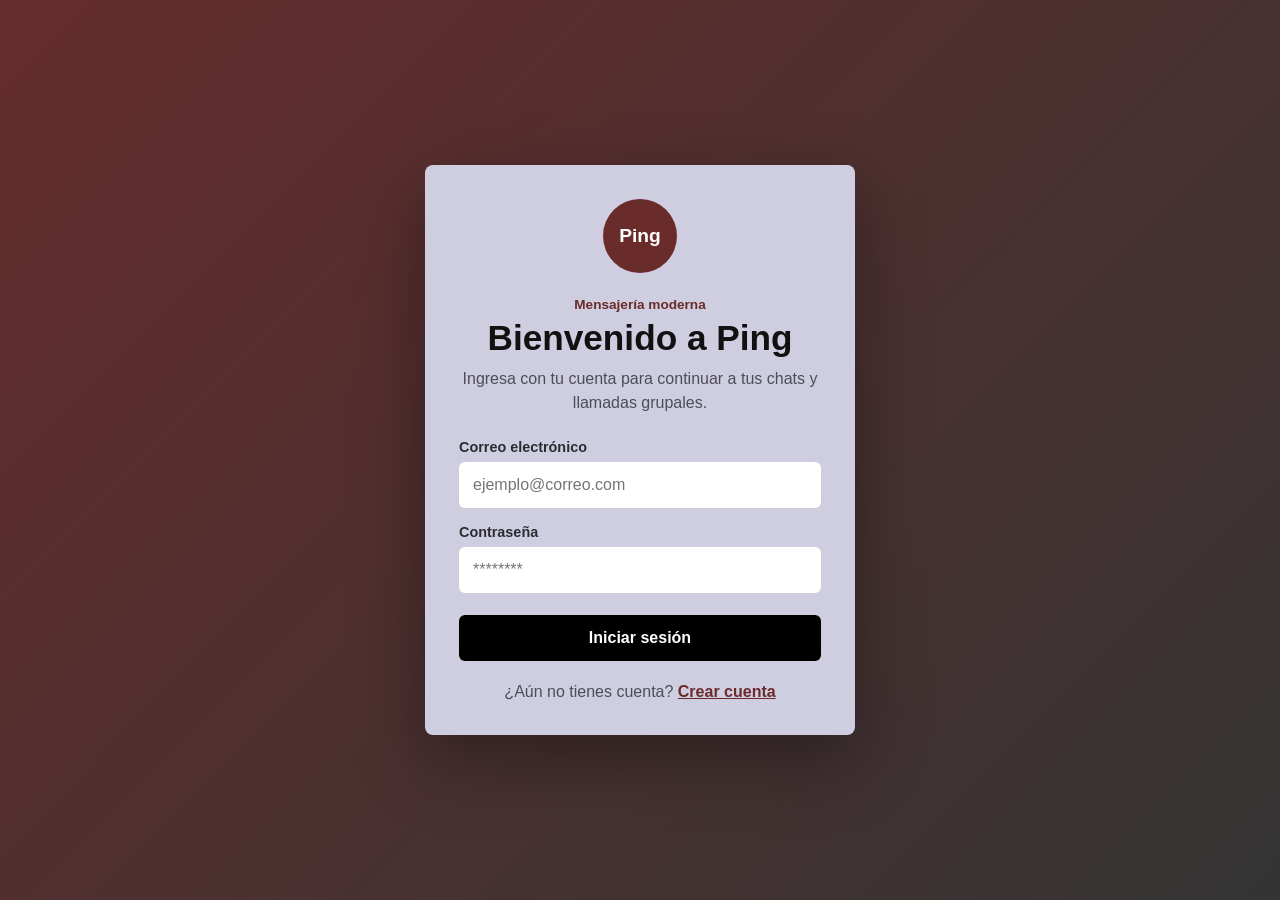
<file: index.html>
<!DOCTYPE html>
<html lang="es">
<head>
    <meta charset="UTF-8">
    <meta name="viewport" content="width=device-width, initial-scale=1.0">
    <title>Ping | Iniciar sesión</title>
    <link rel="stylesheet" href="styles.css">
</head>
<body class="access-page">
    <main class="access-wrapper">
        <section class="access-card">
            <div class="app-mark" aria-hidden="true">
                <span>Ping</span>
            </div>

            <div class="access-heading">
                <p class="tag">Mensajería moderna</p>
                <h1>Bienvenido a Ping</h1>
                <p>Ingresa con tu cuenta para continuar a tus chats y llamadas grupales.</p>
            </div>

            <form class="access-form" action="home.html">
                <div class="field-group">
                    <label for="correo">Correo electrónico</label>
                    <input id="correo" type="email" placeholder="ejemplo@correo.com" required>
                </div>

                <div class="field-group">
                    <label for="clave">Contraseña</label>
                    <input id="clave" type="password" placeholder="********" required>
                </div>

                <button type="submit">Iniciar sesión</button>
            </form>

            <p class="register-note">
                ¿Aún no tienes cuenta?
                <a href="#">Crear cuenta</a>
            </p>
        </section>
    </main>
</body>
</html>
</file>
<file: styles.css>
* {
    box-sizing: border-box;
}

body {
    margin: 0;
    font-family: Arial, Helvetica, sans-serif;
    color: #f5f2f2;
    background: #343434;
}

a {
    color: inherit;
    text-decoration: none;
}

img {
    display: block;
    max-width: 100%;
}

button,
input {
    font: inherit;
}

.access-page {
    min-height: 100vh;
    display: grid;
    place-items: center;
    padding: 24px;
    background:
        linear-gradient(135deg, rgba(106, 43, 43, 0.92), rgba(52, 52, 52, 0.96)),
        #343434;
}

.access-wrapper {
    width: min(430px, 100%);
    margin: 0;
}

.access-card {
    padding: 34px;
    border-radius: 8px;
    background: #cfcee1;
    color: #111111;
    box-shadow: 0 24px 70px rgba(0, 0, 0, 0.35);
}

.app-mark {
    display: grid;
    place-items: center;
    width: 74px;
    height: 74px;
    margin: 0 auto 22px;
    border-radius: 50%;
    color: #ffffff;
    background: #6a2b2b;
    font-size: 1.2rem;
    font-weight: 800;
}

.access-heading {
    text-align: center;
}

.access-heading .tag {
    color: #6a2b2b;
    margin-bottom: 8px;
}

.access-heading h1 {
    max-width: none;
    margin-bottom: 10px;
    color: #111111;
    font-size: 2.2rem;
    line-height: 1.05;
}

.access-heading p:last-child {
    color: #4d4d57;
    line-height: 1.5;
}

.access-form {
    display: flex;
    flex-direction: column;
    gap: 16px;
    margin-top: 24px;
}

.field-group {
    display: flex;
    flex-direction: column;
    gap: 7px;
}

.field-group label {
    color: #2b2b32;
    font-size: 0.9rem;
    font-weight: 700;
}

.field-group input {
    width: 100%;
    min-height: 46px;
    border: 0;
    border-radius: 6px;
    padding: 0 14px;
    color: #151515;
    background: #ffffff;
}

.access-form button {
    min-height: 46px;
    margin-top: 6px;
    border: 0;
    border-radius: 6px;
    cursor: pointer;
    color: #ffffff;
    background: #000000;
    font-weight: 800;
}

.register-note {
    margin: 22px 0 0;
    color: #4d4d57;
    text-align: center;
}

.register-note a {
    color: #6a2b2b;
    font-weight: 800;
    text-decoration: underline;
}

.top-menu {
    position: sticky;
    top: 0;
    z-index: 10;
    display: flex;
    align-items: center;
    justify-content: space-between;
    gap: 24px;
    padding: 18px 44px;
    background: #292929;
    border-bottom: 1px solid rgba(255, 255, 255, 0.08);
}

.brand {
    font-size: 1.35rem;
    font-weight: 800;
}

.top-menu nav {
    display: flex;
    flex-wrap: wrap;
    gap: 18px;
    color: #cfcfcf;
}

.top-menu a:hover,
.salir {
    color: #ffffff;
}

main {
    width: min(1180px, calc(100% - 32px));
    margin: 0 auto;
}

.hero {
    min-height: calc(100vh - 76px);
    display: flex;
    align-items: center;
    gap: 36px;
    padding: 40px 0;
}

.hero-copy,
.phone-preview {
    flex: 1 1 0;
}

.tag {
    display: inline-block;
    color: #ffd6d6;
    font-size: 0.85rem;
    font-weight: 700;
    letter-spacing: 0;
    margin-bottom: 12px;
}

h1,
h2,
h3,
p {
    margin-top: 0;
}

h1 {
    max-width: 650px;
    margin-bottom: 16px;
    font-size: clamp(2.15rem, 5vw, 4.3rem);
    line-height: 1;
    letter-spacing: 0;
}

.hero-copy > p {
    max-width: 560px;
    color: #d7d7d7;
    font-size: 1.05rem;
    line-height: 1.6;
}

.home-actions {
    display: flex;
    flex-wrap: wrap;
    gap: 12px;
    margin-top: 26px;
}

.btn {
    display: inline-flex;
    align-items: center;
    justify-content: center;
    min-height: 42px;
    padding: 0 18px;
    border-radius: 6px;
    font-weight: 800;
}

.btn.primary {
    color: #ffffff;
    background: #6a2b2b;
}

.btn.secondary {
    color: #111111;
    background: #cfcee1;
}

.login-form {
    width: min(420px, 100%);
    display: flex;
    flex-direction: column;
    gap: 10px;
    margin-top: 24px;
    padding: 22px;
    background: #6a2b2b;
    border-radius: 8px;
}

.login-form h2 {
    margin-bottom: 6px;
    font-size: 1.15rem;
}

.login-form label,
.search-form label,
.message-form label {
    color: #e6dcdc;
    font-size: 0.82rem;
}

.login-form input,
.search-form input,
.message-form input,
.input-box input {
    width: 100%;
    border: 0;
    border-radius: 6px;
    padding: 12px 14px;
    color: #151515;
    background: #f4f2f7;
}

.login-form button,
.message-form button,
.group-button,
.hang-button,
.header-actions button,
.conversation-header button {
    border: 0;
    cursor: pointer;
    border-radius: 6px;
    color: #ffffff;
    background: #000000;
}

.login-form button {
    min-height: 42px;
    margin-top: 8px;
    font-weight: 700;
}

.phone-preview {
    overflow: hidden;
    min-height: 540px;
    display: flex;
    flex-direction: column;
    background: #3a3a3a;
    border: 1px solid rgba(255, 255, 255, 0.1);
    border-radius: 8px;
    box-shadow: 0 28px 80px rgba(0, 0, 0, 0.28);
}

.preview-header,
.conversation-header {
    display: flex;
    align-items: center;
    gap: 12px;
    padding: 16px 18px;
    background: #8b8b8b;
}

.preview-header img,
.conversation-header img,
.contacts img {
    width: 46px;
    height: 46px;
    border-radius: 50%;
    object-fit: cover;
}

.preview-header h2,
.preview-header p,
.conversation-header strong,
.conversation-header span {
    margin: 0;
}

.preview-header h2 {
    font-size: 0.95rem;
}

.preview-header p,
.conversation-header span {
    display: block;
    color: #eeeeee;
    font-size: 0.78rem;
}

.header-actions {
    display: flex;
    gap: 8px;
    margin-left: auto;
}

.header-actions button,
.conversation-header button {
    width: 34px;
    height: 34px;
    font-size: 1rem;
    background: transparent;
}

.preview-messages,
.chat-area {
    flex: 1;
    display: flex;
    flex-direction: column;
    gap: 14px;
    padding: 46px 22px 18px;
}

.message {
    max-width: 72%;
    width: fit-content;
    margin-bottom: 0;
    padding: 12px 15px;
    border-radius: 8px;
    font-size: 0.9rem;
    line-height: 1.35;
}

.sent {
    align-self: flex-end;
    color: #ffffff;
    background: #000000;
}

.received {
    align-self: flex-start;
    color: #181818;
    background: #e4dcf5;
}

.input-box {
    display: flex;
    align-items: center;
    gap: 8px;
    padding: 12px 16px 18px;
}

.input-box button {
    width: 34px;
    height: 34px;
    border: 0;
    border-radius: 6px;
    color: #555555;
    background: #c8c8c8;
}

.phase-section {
    padding: 64px 0;
}

.section-title {
    margin-bottom: 24px;
}

.section-title h2 {
    margin-bottom: 0;
    font-size: clamp(1.8rem, 4vw, 2.8rem);
}

.phase-list {
    display: grid;
    grid-template-columns: repeat(3, minmax(0, 1fr));
    gap: 14px;
    padding: 0;
    list-style: none;
    counter-reset: fases;
}

.phase-list li {
    min-height: 132px;
    padding: 20px;
    border-radius: 8px;
    background: #6a2b2b;
    line-height: 1.45;
    counter-increment: fases;
}

.phase-list li::before {
    content: counter(fases);
    display: grid;
    place-items: center;
    width: 32px;
    height: 32px;
    margin-bottom: 14px;
    border-radius: 50%;
    color: #6a2b2b;
    background: #ffffff;
    font-weight: 800;
}

.app-shell {
    position: relative;
    min-height: 680px;
    display: flex;
    margin-bottom: 64px;
    border-radius: 8px;
    overflow: hidden;
    border: 1px solid rgba(255, 255, 255, 0.1);
}

.group-overlay {
    position: absolute;
    inset: 0;
    z-index: 5;
    display: flex;
    align-items: center;
    justify-content: center;
    padding: 24px;
    background: rgba(0, 0, 0, 0.22);
    backdrop-filter: brightness(0.8);
}

.group-overlay[hidden] {
    display: none;
}

.group-window {
    width: min(430px, 92%);
    min-height: 430px;
    display: flex;
    flex-direction: column;
    align-items: center;
    padding: 22px 28px 24px;
    border-radius: 0;
    background: #6a2b2b;
    box-shadow: 0 22px 64px rgba(0, 0, 0, 0.32);
}

.add-users-button {
    min-width: 142px;
    min-height: 34px;
    border: 0;
    border-radius: 6px;
    cursor: pointer;
    color: #ffffff;
    background: #000000;
    font-size: 0.86rem;
    font-weight: 800;
}

.member-list {
    width: min(280px, 100%);
    display: flex;
    flex-direction: column;
    gap: 12px;
    margin-top: 28px;
}

.member-option {
    min-height: 48px;
    display: flex;
    align-items: center;
    gap: 12px;
    padding: 8px 14px;
    border-radius: 5px;
    cursor: pointer;
    color: #e9e0e0;
    background: rgba(81, 55, 55, 0.72);
}

.member-option:hover,
.member-option:has(input:checked) {
    background: rgba(55, 38, 38, 0.92);
}

.member-option input {
    position: absolute;
    width: 1px;
    height: 1px;
    overflow: hidden;
    clip: rect(0 0 0 0);
}

.member-option img {
    width: 44px;
    height: 44px;
    flex: 0 0 44px;
    border-radius: 50%;
    object-fit: cover;
}

.member-option span {
    overflow-wrap: anywhere;
    font-size: 0.92rem;
}

.chat-list,
.profile {
    background: #cfcee1;
}

.chat-list {
    width: 300px;
    flex: 0 0 300px;
    padding: 16px;
    color: #111111;
}

.chat-list h2,
.conversation > h2,
.profile h2 {
    margin-bottom: 12px;
    color: #b9b9b9;
    font-size: 1rem;
    font-weight: 400;
}

.chat-list h2 {
    color: #5e5e68;
}

.search-form {
    display: flex;
    flex-direction: column;
    gap: 6px;
}

.search-form label {
    color: #5c5c68;
}

.group-button {
    min-height: 34px;
    margin: 12px 0 14px;
    padding: 0 18px;
    background: #8d3d3d;
}

.contacts {
    display: flex;
    flex-direction: column;
    gap: 14px;
    margin: 0;
    padding: 0;
    list-style: none;
}

.contacts li {
    display: flex;
    align-items: center;
    gap: 12px;
}

.contacts strong,
.contacts span {
    display: block;
}

.contacts strong {
    margin-bottom: 4px;
}

.contacts span {
    color: #4d4d57;
    font-size: 0.82rem;
}

.conversation {
    min-width: 0;
    flex: 1 1 auto;
    display: flex;
    flex-direction: column;
    background: #353535;
}

.conversation > h2 {
    height: 28px;
    margin: 0;
    padding: 6px 16px;
    background: #343434;
}

.conversation-header {
    padding: 10px 18px;
}

.conversation-header div {
    margin-right: auto;
}

.call-panel {
    display: flex;
    align-items: center;
    justify-content: center;
    gap: 48px;
    min-height: 230px;
    position: relative;
    padding: 28px 24px 70px;
    background: #6a2b2b;
}

.participant {
    display: flex;
    flex-direction: column;
    align-items: center;
    gap: 14px;
    text-align: center;
}

.participant img {
    width: 96px;
    height: 96px;
    border-radius: 50%;
    object-fit: cover;
}

.hang-button {
    position: absolute;
    bottom: 18px;
    left: 50%;
    transform: translateX(-50%);
    min-width: 92px;
    height: 42px;
    font-size: 1.45rem;
}

.chat-area {
    min-height: 250px;
    padding-top: 28px;
}

.date {
    align-self: center;
    color: #bfbfbf;
    font-size: 0.82rem;
}

.message-form {
    display: flex;
    align-items: end;
    gap: 8px;
    padding: 14px 18px 18px;
}

.message-form label {
    position: absolute;
    width: 1px;
    height: 1px;
    overflow: hidden;
    clip: rect(0 0 0 0);
}

.message-form button {
    min-height: 42px;
    padding: 0 18px;
}

.profile {
    width: 230px;
    flex: 0 0 230px;
    padding: 16px 18px;
    color: #111111;
    background: #6a2b2b;
}

.profile h2 {
    color: #cfcfcf;
}

.profile img {
    width: 112px;
    height: 112px;
    margin: 0 auto 22px;
    border-radius: 50%;
}

.profile strong,
.profile span,
.profile a {
    display: block;
    text-align: center;
}

.profile strong {
    color: #050505;
    font-size: 1.05rem;
}

.profile span {
    margin: 6px 0 18px;
    color: #8d6767;
    font-size: 0.85rem;
}

.profile a {
    width: 100%;
    padding: 12px;
    border-radius: 6px;
    color: #ffffff;
    background: #000000;
}

footer {
    display: flex;
    justify-content: center;
    gap: 20px;
    padding: 28px 16px;
    color: #d8d8d8;
    background: #292929;
}

footer p {
    margin: 0;
}

footer a {
    text-decoration: underline;
}

@media (max-width: 920px) {
    .hero,
    .app-shell {
        flex-direction: column;
    }

    .phone-preview {
        width: 100%;
    }

    .phase-list {
        grid-template-columns: repeat(2, minmax(0, 1fr));
    }

    .chat-list,
    .profile {
        width: 100%;
        flex-basis: auto;
    }

    .profile img {
        margin-left: 0;
    }

    .profile strong,
    .profile span,
    .profile a {
        text-align: left;
    }
}

@media (max-width: 620px) {
    .top-menu {
        align-items: flex-start;
        flex-direction: column;
        padding: 16px;
    }

    main {
        width: min(100% - 20px, 1180px);
    }

    .hero {
        min-height: auto;
    }

    .phone-preview {
        min-height: 480px;
    }

    .phase-list {
        grid-template-columns: 1fr;
    }

    .call-panel {
        gap: 22px;
        overflow-x: auto;
        justify-content: flex-start;
    }

    .participant {
        min-width: 120px;
    }

    .message-form {
        align-items: stretch;
        flex-direction: column;
    }

    footer {
        flex-direction: column;
        align-items: center;
        text-align: center;
    }
}
</file>
